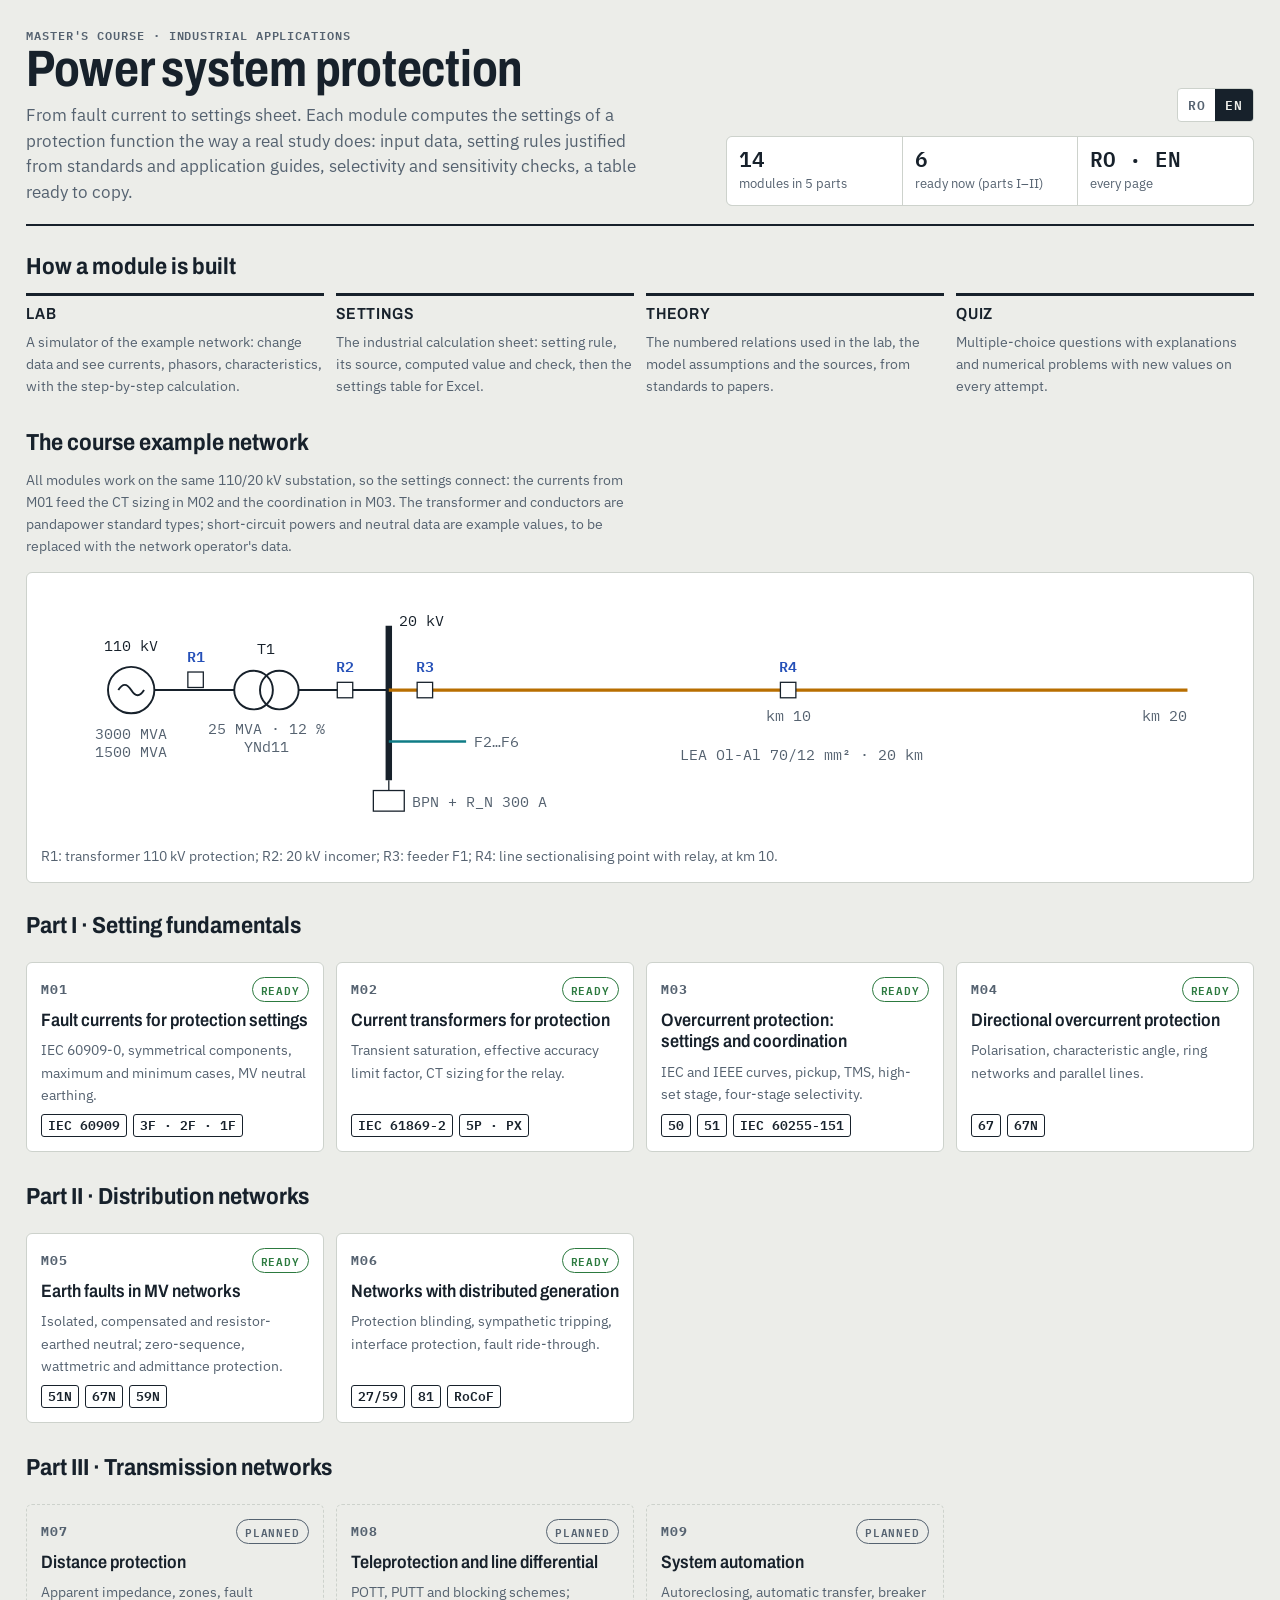
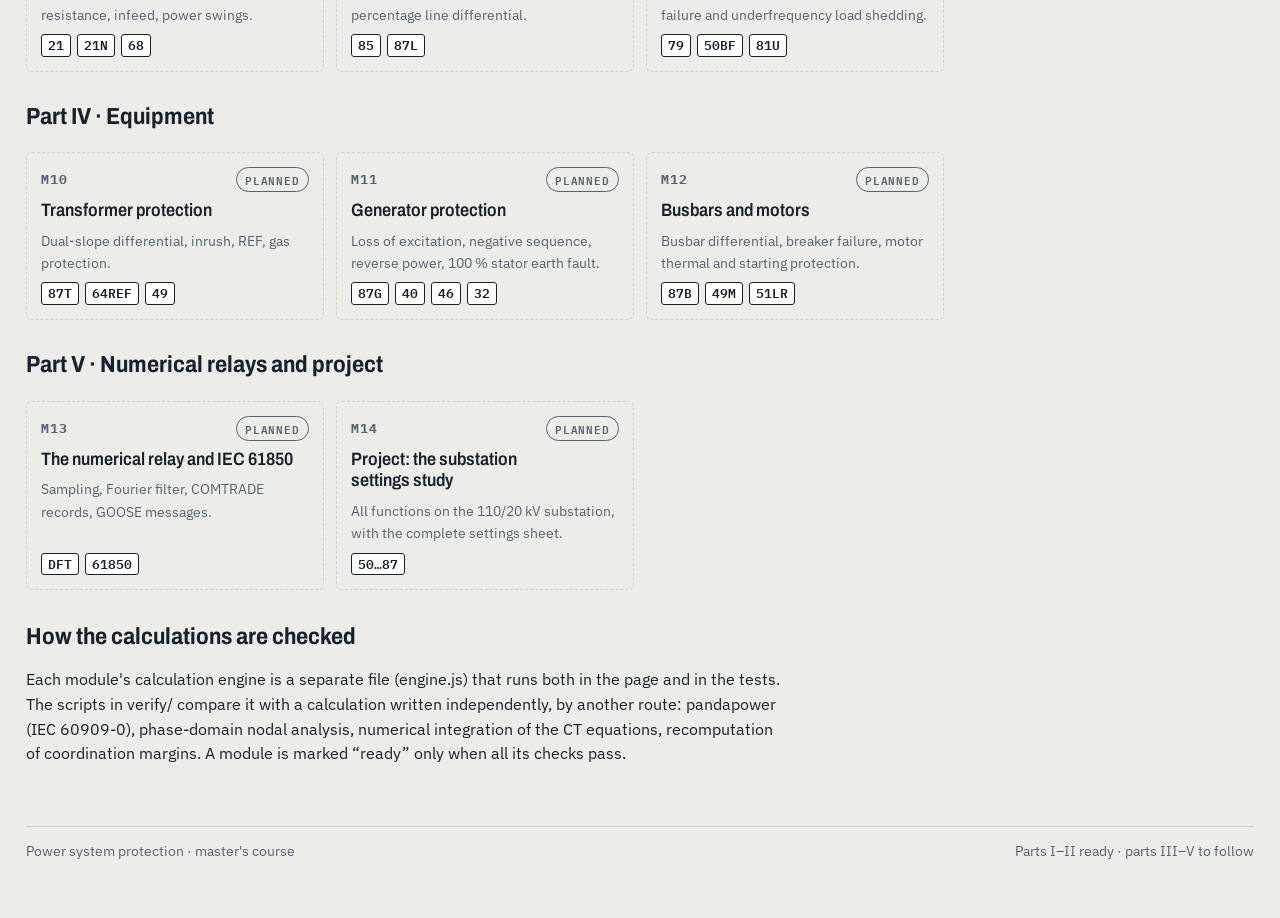
<file: site/index.html>
<!doctype html>
<html lang="ro" data-lang="ro">
<head>
<meta charset="utf-8">
<meta name="viewport" content="width=device-width,initial-scale=1,viewport-fit=cover">
<meta name="claude:viewport-fit-sides" content="cover">
<title>Protecții în rețelele electrice</title>
<link rel="preconnect" href="https://fonts.googleapis.com">
<link rel="preconnect" href="https://fonts.gstatic.com" crossorigin>
<link rel="stylesheet" href="https://fonts.googleapis.com/css2?family=Archivo:wdth,wght@62..125,500..800&family=IBM+Plex+Mono:wght@400;600&family=IBM+Plex+Sans:ital,wght@0,400;0,600;1,400&display=swap">
<link rel="stylesheet" href="assets/course.css">
<style>
.hero{display:grid;grid-template-columns:minmax(0,1.25fr) minmax(0,1fr);gap:24px 40px;align-items:end;padding-block:28px 18px;border-bottom:2px solid var(--ink)}
@media (max-width:860px){.hero{grid-template-columns:minmax(0,1fr)}}
.hero h1{font-size:clamp(2rem,1.4rem + 2.6vw,3.2rem);font-stretch:80%;letter-spacing:-.005em}
.hero .lede{font-size:1.04rem;max-width:62ch}
.hero-tools{display:flex;justify-content:flex-end;align-items:flex-start;gap:10px;flex-wrap:wrap}
@media (max-width:860px){.hero-tools{justify-content:flex-start}}
.facts{display:grid;grid-template-columns:repeat(3,minmax(0,1fr));gap:1px;background:var(--line);border:1px solid var(--line);border-radius:6px;overflow:hidden;margin-top:14px}
.facts>div{background:var(--surface);padding:10px 12px;min-width:0}
.facts b{display:block;font:600 1.3rem/1.1 var(--f-mono)}
.facts span{font-size:.82rem;color:var(--muted)}
.part{padding-block:26px 6px}
.part-hd{display:flex;flex-wrap:wrap;align-items:baseline;gap:6px 14px;margin-bottom:12px}
.part-hd .label{color:var(--accent)}
.mods{display:grid;grid-template-columns:repeat(auto-fill,minmax(270px,1fr));gap:12px}
.mod-card{display:flex;flex-direction:column;gap:8px;background:var(--surface);border:1px solid var(--line);border-radius:6px;padding:14px;text-decoration:none;color:inherit;min-width:0;position:relative}
a.mod-card:hover{border-color:var(--accent)}
.mod-card .top{display:flex;justify-content:space-between;align-items:center;gap:8px}
.mod-card .no{font:700 .82rem var(--f-mono);letter-spacing:.06em;color:var(--muted)}
.mod-card h3{font-size:1.12rem;margin:0}
.mod-card p{margin:0;font-size:.9rem;color:var(--muted)}
.mod-card .ansi{margin-top:auto}
.state{font:600 .7rem var(--f-mono);letter-spacing:.08em;text-transform:uppercase;padding:2px 8px;border-radius:99px;border:1.5px solid currentColor}
.state.ready{color:var(--ok)}
.state.plan{color:var(--muted)}
.mod-card.plan{background:transparent;border-style:dashed}
.how{display:grid;grid-template-columns:repeat(4,minmax(0,1fr));gap:12px;margin-top:12px}
@media (max-width:900px){.how{grid-template-columns:repeat(2,minmax(0,1fr))}}
@media (max-width:480px){.how{grid-template-columns:minmax(0,1fr)}}
.how>div{border-top:3px solid var(--ink);padding-top:8px;min-width:0}
.how h3{font-size:1rem;text-transform:uppercase;letter-spacing:.05em}
.how p{margin:4px 0 0;font-size:.9rem;color:var(--muted)}
.block{padding-block:28px 4px}
.net{background:var(--surface);border:1px solid var(--line);border-radius:6px;padding:14px;margin-top:12px}
</style>
</head>
<body>
<div class="wrap">
<header class="hero">
  <div>
    <div class="label"><span lang="ro">Curs de master · aplicații industriale</span><span lang="en">Master's course · industrial applications</span></div>
    <h1><span lang="ro">Protecții în rețelele electrice</span><span lang="en">Power system protection</span></h1>
    <p class="lede"><span lang="ro">De la curentul de defect la fișa de reglaje. Fiecare modul calculează reglajele unei funcții de protecție așa cum se face într-un studiu real: date de intrare, reguli de reglaj justificate din standarde și ghiduri de aplicație, verificări de selectivitate și sensibilitate, tabel gata de copiat.</span><span lang="en">From fault current to settings sheet. Each module computes the settings of a protection function the way a real study does: input data, setting rules justified from standards and application guides, selectivity and sensitivity checks, a table ready to copy.</span></p>
  </div>
  <div>
    <div class="hero-tools"><div class="seg" role="group" aria-label="Limba / Language"><button data-langbtn="ro">RO</button><button data-langbtn="en">EN</button></div></div>
    <div class="facts">
      <div><b>14</b><span><span lang="ro">module în 5 părți</span><span lang="en">modules in 5 parts</span></span></div>
      <div><b>6</b><span><span lang="ro">gata acum (părțile I–II)</span><span lang="en">ready now (parts I–II)</span></span></div>
      <div><b>RO · EN</b><span><span lang="ro">fiecare pagină</span><span lang="en">every page</span></span></div>
    </div>
  </div>
</header>

<section class="block">
  <h2><span lang="ro">Cum e construit un modul</span><span lang="en">How a module is built</span></h2>
  <div class="how">
    <div><h3><span lang="ro">Laborator</span><span lang="en">Lab</span></h3><p><span lang="ro">Un simulator al rețelei-exemplu: schimbi date și vezi curenți, fazori, caracteristici, cu calculul pas cu pas.</span><span lang="en">A simulator of the example network: change data and see currents, phasors, characteristics, with the step-by-step calculation.</span></p></div>
    <div><h3><span lang="ro">Reglaje</span><span lang="en">Settings</span></h3><p><span lang="ro">Fișa de calcul industrială: regula de reglaj, sursa ei, valoarea calculată și verificarea, apoi tabelul de reglaje pentru Excel.</span><span lang="en">The industrial calculation sheet: setting rule, its source, computed value and check, then the settings table for Excel.</span></p></div>
    <div><h3><span lang="ro">Teorie</span><span lang="en">Theory</span></h3><p><span lang="ro">Relațiile numerotate folosite în laborator, ipotezele modelului și sursele, de la standarde la articole.</span><span lang="en">The numbered relations used in the lab, the model assumptions and the sources, from standards to papers.</span></p></div>
    <div><h3><span lang="ro">Test</span><span lang="en">Quiz</span></h3><p><span lang="ro">Grile cu explicații și probleme numerice cu alte valori la fiecare încercare.</span><span lang="en">Multiple-choice questions with explanations and numerical problems with new values on every attempt.</span></p></div>
  </div>
</section>

<section class="block">
  <h2><span lang="ro">Rețeaua-exemplu a cursului</span><span lang="en">The course example network</span></h2>
  <p class="note" style="max-width:76ch"><span lang="ro">Toate modulele lucrează pe aceeași stație 110/20 kV, ca reglajele să se lege între ele: curenții din M01 intră în dimensionarea TC din M02 și în coordonarea din M03. Transformatorul și conductoarele sunt tipuri standard din biblioteca pandapower; puterile de scurtcircuit și datele neutrului sunt valori de exemplu, pe care le înlocuiești cu cele ale operatorului de rețea.</span><span lang="en">All modules work on the same 110/20 kV substation, so the settings connect: the currents from M01 feed the CT sizing in M02 and the coordination in M03. The transformer and conductors are pandapower standard types; short-circuit powers and neutral data are example values, to be replaced with the network operator's data.</span></p>
  <div class="net scroll"><svg viewBox="0 0 930 190" width="100%" style="min-width:680px" role="img" aria-label="Rețeaua-exemplu">
    <g font-family="IBM Plex Mono, monospace" font-size="12" transform="translate(30,0)">
      <circle cx="40" cy="80" r="18" fill="var(--surface)" stroke="var(--ink)" stroke-width="1.5"/><path d="M30 80 q5 -8 10 0 t10 0" fill="none" stroke="var(--ink)" stroke-width="1.5"/>
      <text x="40" y="50" text-anchor="middle" fill="var(--ink)">110 kV</text><text x="40" y="118" text-anchor="middle" fill="var(--muted)">3000 MVA</text><text x="40" y="132" text-anchor="middle" fill="var(--muted)">1500 MVA</text>
      <line x1="58" y1="80" x2="120" y2="80" stroke="var(--ink)" stroke-width="1.5"/>
      <rect x="84" y="66" width="12" height="12" fill="var(--surface)" stroke="var(--ink)"/><text x="90" y="58" text-anchor="middle" fill="var(--accent)" font-weight="600">R1</text>
      <circle cx="135" cy="80" r="15" fill="none" stroke="var(--ink)" stroke-width="1.5"/><circle cx="155" cy="80" r="15" fill="none" stroke="var(--ink)" stroke-width="1.5"/>
      <text x="145" y="52" text-anchor="middle" fill="var(--ink)">T1</text><text x="145" y="114" text-anchor="middle" fill="var(--muted)">25 MVA · 12 %</text><text x="145" y="128" text-anchor="middle" fill="var(--muted)">YNd11</text>
      <line x1="170" y1="80" x2="240" y2="80" stroke="var(--ink)" stroke-width="1.5"/>
      <rect x="200" y="74" width="12" height="12" fill="var(--surface)" stroke="var(--ink)"/><text x="206" y="66" text-anchor="middle" fill="var(--accent)" font-weight="600">R2</text>
      <line x1="240" y1="30" x2="240" y2="150" stroke="var(--ink)" stroke-width="5"/><text x="248" y="30" fill="var(--ink)">20 kV</text>
      <line x1="240" y1="150" x2="240" y2="158" stroke="var(--ink)"/><rect x="228" y="158" width="24" height="16" fill="var(--surface)" stroke="var(--ink)"/><text x="258" y="171" fill="var(--muted)">BPN + R_N 300 A</text>
      <line x1="240" y1="80" x2="860" y2="80" stroke="var(--c3)" stroke-width="2.5"/>
      <rect x="262" y="74" width="12" height="12" fill="var(--surface)" stroke="var(--ink)"/><text x="268" y="66" text-anchor="middle" fill="var(--accent)" font-weight="600">R3</text>
      <rect x="544" y="74" width="12" height="12" fill="var(--surface)" stroke="var(--ink)"/><text x="550" y="66" text-anchor="middle" fill="var(--accent)" font-weight="600">R4</text>
      <text x="550" y="104" text-anchor="middle" fill="var(--muted)">km 10</text>
      <text x="860" y="104" text-anchor="end" fill="var(--muted)">km 20</text>
      <text x="560" y="134" text-anchor="middle" fill="var(--muted)">LEA Ol-Al 70/12 mm² · 20 km</text>
      <line x1="240" y1="120" x2="300" y2="120" stroke="var(--c6)" stroke-width="2"/><text x="306" y="124" fill="var(--muted)">F2…F6</text>
    </g>
  </svg>
  <p class="note" style="margin:8px 0 0"><span lang="ro">R1: protecția de pe 110 kV a transformatorului; R2: celula de sosire 20 kV; R3: plecarea F1; R4: punct de secționare cu releu pe linie, la km 10.</span><span lang="en">R1: transformer 110 kV protection; R2: 20 kV incomer; R3: feeder F1; R4: line sectionalising point with relay, at km 10.</span></p>
  </div>
</section>

<div id="parts"></div>

<section class="block">
  <h2><span lang="ro">Cum sunt verificate calculele</span><span lang="en">How the calculations are checked</span></h2>
  <p style="max-width:76ch"><span lang="ro">Motorul de calcul al fiecărui modul e un fișier separat (engine.js), care rulează și în pagină, și în teste. Scripturile din verify/ îl compară cu un calcul scris independent, pe altă cale: pandapower (IEC 60909-0), analiză nodală în coordonate de fază, integrarea numerică a ecuațiilor TC, recalcularea timpilor de coordonare. Un modul e marcat „gata” doar când toate verificările lui trec.</span><span lang="en">Each module's calculation engine is a separate file (engine.js) that runs both in the page and in the tests. The scripts in verify/ compare it with a calculation written independently, by another route: pandapower (IEC 60909-0), phase-domain nodal analysis, numerical integration of the CT equations, recomputation of coordination margins. A module is marked “ready” only when all its checks pass.</span></p>
</section>

<footer class="mod"><span><span lang="ro">Protecții în rețelele electrice · curs de master</span><span lang="en">Power system protection · master's course</span></span><span><span lang="ro">Părțile I–II gata · părțile III–V urmează</span><span lang="en">Parts I–II ready · parts III–V to follow</span></span></footer>
</div>

<script src="assets/course.js"></script>
<script>
(function () {
  const PR = window.PR;
  const PARTS = [
    { ro: "Partea I · Bazele reglajelor", en: "Part I · Setting fundamentals", mods: [
      ["M01", "m01/index.html", true, { ro: "Curenții de defect pentru reglaje", en: "Fault currents for protection settings" }, { ro: "IEC 60909-0, componente simetrice, regim maxim și minim, tratarea neutrului MT.", en: "IEC 60909-0, symmetrical components, maximum and minimum cases, MV neutral earthing." }, ["IEC 60909", "3F · 2F · 1F"]],
      ["M02", "m02/index.html", true, { ro: "Transformatoare de curent pentru protecții", en: "Current transformers for protection" }, { ro: "Saturația în regim tranzitoriu, factorul limită de precizie real, dimensionarea TC pentru releu.", en: "Transient saturation, effective accuracy limit factor, CT sizing for the relay." }, ["IEC 61869-2", "5P · PX"]],
      ["M03", "m03/index.html", true, { ro: "Protecția maximală de curent: reglaje și coordonare", en: "Overcurrent protection: settings and coordination" }, { ro: "Curbe IEC și IEEE, curent de pornire, TMS, treapta rapidă, selectivitate pe patru trepte.", en: "IEC and IEEE curves, pickup, TMS, high-set stage, four-stage selectivity." }, ["50", "51", "IEC 60255-151"]],
      ["M04", "m04/index.html", true, { ro: "Protecția maximală direcțională", en: "Directional overcurrent protection" }, { ro: "Polarizare, unghiul caracteristic, rețele buclate și linii paralele.", en: "Polarisation, characteristic angle, ring networks and parallel lines." }, ["67", "67N"]],
    ] },
    { ro: "Partea II · Rețele de distribuție", en: "Part II · Distribution networks", mods: [
      ["M05", "m05/index.html", true, { ro: "Punerea la pământ în rețelele MT", en: "Earth faults in MV networks" }, { ro: "Neutru izolat, compensat, prin rezistor; protecții homopolare, wattmetrice și de admitanță.", en: "Isolated, compensated and resistor-earthed neutral; zero-sequence, wattmetric and admittance protection." }, ["51N", "67N", "59N"]],
      ["M06", "m06/index.html", true, { ro: "Rețele cu generare distribuită", en: "Networks with distributed generation" }, { ro: "Orbirea protecției, declanșări simpatice, protecția de interfață, trecerea prin gol de tensiune.", en: "Protection blinding, sympathetic tripping, interface protection, fault ride-through." }, ["27/59", "81", "RoCoF"]],
    ] },
    { ro: "Partea III · Rețele de transport", en: "Part III · Transmission networks", mods: [
      ["M07", "", false, { ro: "Protecția de distanță", en: "Distance protection" }, { ro: "Impedanța văzută, zone, rezistența de defect, alimentarea intermediară, pendulații.", en: "Apparent impedance, zones, fault resistance, infeed, power swings." }, ["21", "21N", "68"]],
      ["M08", "", false, { ro: "Teleprotecție și diferențiala de linie", en: "Teleprotection and line differential" }, { ro: "Scheme POTT, PUTT, cu blocare; diferențiala procentuală de linie.", en: "POTT, PUTT and blocking schemes; percentage line differential." }, ["85", "87L"]],
      ["M09", "", false, { ro: "Automatizări de sistem", en: "System automation" }, { ro: "RAR, AAR, DRRI și descărcarea automată la scăderea frecvenței.", en: "Autoreclosing, automatic transfer, breaker failure and underfrequency load shedding." }, ["79", "50BF", "81U"]],
    ] },
    { ro: "Partea IV · Echipamente", en: "Part IV · Equipment", mods: [
      ["M10", "", false, { ro: "Protecția transformatoarelor", en: "Transformer protection" }, { ro: "Diferențiala cu pantă dublă, curentul de magnetizare, REF, protecția de gaze.", en: "Dual-slope differential, inrush, REF, gas protection." }, ["87T", "64REF", "49"]],
      ["M11", "", false, { ro: "Protecția generatoarelor", en: "Generator protection" }, { ro: "Pierderea excitației, secvența inversă, puterea inversă, statorul 100 %.", en: "Loss of excitation, negative sequence, reverse power, 100 % stator earth fault." }, ["87G", "40", "46", "32"]],
      ["M12", "", false, { ro: "Bare și motoare", en: "Busbars and motors" }, { ro: "Diferențiala de bare, DRRI, protecția termică și la pornire a motoarelor.", en: "Busbar differential, breaker failure, motor thermal and starting protection." }, ["87B", "49M", "51LR"]],
    ] },
    { ro: "Partea V · Relee numerice și proiect", en: "Part V · Numerical relays and project", mods: [
      ["M13", "", false, { ro: "Releul numeric și IEC 61850", en: "The numerical relay and IEC 61850" }, { ro: "Eșantionare, filtrul Fourier, înregistrări COMTRADE, mesaje GOOSE.", en: "Sampling, Fourier filter, COMTRADE records, GOOSE messages." }, ["DFT", "61850"]],
      ["M14", "", false, { ro: "Proiect: studiul de reglaje al stației", en: "Project: the substation settings study" }, { ro: "Toate funcțiile pe stația 110/20 kV, cu fișa de reglaje completă.", en: "All functions on the 110/20 kV substation, with the complete settings sheet." }, ["50…87"]],
    ] },
  ];
  const host = document.getElementById("parts");
  host.innerHTML = PARTS.map((p) => `<section class="part"><div class="part-hd"><h2>${PR.bi(p)}</h2></div><div class="mods">${p.mods.map(([no, href, ready, title, desc, ansi]) => {
    const tag = ready ? "a" : "div";
    return `<${tag} class="mod-card ${ready ? "" : "plan"}" ${ready ? `href="${href}"` : ""}><div class="top"><span class="no">${no}</span><span class="state ${ready ? "ready" : "plan"}">${ready ? PR.bi("gata", "ready") : PR.bi("urmează", "planned")}</span></div><h3>${PR.bi(title)}</h3><p>${PR.bi(desc)}</p><div class="ansi">${ansi.map((a) => `<span>${a}</span>`).join("")}</div></${tag}>`;
  }).join("")}</div></section>`).join("");
})();
</script>
</body>
</html>
</file>
<file: site/assets/course.css>
/* Protecții în rețelele electrice — stiluri comune
   Layout: relay-panel bench — header with module id + ANSI function badges + RO/EN switch,
   tab strip (Laborator · Reglaje · Teorie · Test); lab = control rail left, results bench right. */
:root{
  --bg:#ECEDE9;        /* panel grey, slight warm bias (relay panels are RAL 7035) */
  --surface:#FFFFFF;
  --sunk:#E2E4DF;
  --ink:#17212B;
  --muted:#556270;
  --line:#CDD2CC;
  --accent:#2550B8;    /* signal cobalt */
  --accent-ink:#FFFFFF;
  --accent-soft:#E3E9F8;
  --trip:#C0352B;  --trip-bg:#F7E3E0;   /* TRIP LED */
  --start:#B86E00; --start-bg:#FBEBD2;  /* START / pickup LED */
  --ok:#2C7A3F;    --ok-bg:#E1F0E4;     /* READY LED */
  /* conductor colours after IEC 60445: L1 brown, L2 black, L3 grey */
  --L1:#9A5427; --L2:#17212B; --L3:#6F7F92;
  /* sequence components */
  --seq1:#2550B8; --seq2:#8A3FA8; --seq0:#4C7A1E;
  --c1:#2550B8; --c2:#C0352B; --c3:#B86E00; --c4:#2C7A3F; --c5:#8A3FA8; --c6:#0F7C86;
  --f-display:"Archivo","Arial Narrow",system-ui,sans-serif;
  --f-body:"IBM Plex Sans",system-ui,-apple-system,"Segoe UI",sans-serif;
  --f-mono:"IBM Plex Mono",ui-monospace,Consolas,monospace;
}
@media (prefers-color-scheme: dark){:root:not([data-theme="light"]){
  --bg:#11161B; --surface:#192028; --sunk:#202933; --ink:#E4E9EE; --muted:#9AA7B4; --line:#2E3946;
  --accent:#8EA9FF; --accent-ink:#0B1530; --accent-soft:#1E2A4A;
  --trip:#F27A6E; --trip-bg:#3B1D1A; --start:#F0AD45; --start-bg:#3A2A10; --ok:#6CCB86; --ok-bg:#16301E;
  --L1:#D08A57; --L2:#E4E9EE; --L3:#8FA3BA;
  --seq1:#8EA9FF; --seq2:#D18BEA; --seq0:#9BCB63;
  --c1:#8EA9FF; --c2:#F27A6E; --c3:#F0AD45; --c4:#6CCB86; --c5:#D18BEA; --c6:#4FC7D1;
  color-scheme:dark}}
:root[data-theme="dark"]{
  --bg:#11161B; --surface:#192028; --sunk:#202933; --ink:#E4E9EE; --muted:#9AA7B4; --line:#2E3946;
  --accent:#8EA9FF; --accent-ink:#0B1530; --accent-soft:#1E2A4A;
  --trip:#F27A6E; --trip-bg:#3B1D1A; --start:#F0AD45; --start-bg:#3A2A10; --ok:#6CCB86; --ok-bg:#16301E;
  --L1:#D08A57; --L2:#E4E9EE; --L3:#8FA3BA;
  --seq1:#8EA9FF; --seq2:#D18BEA; --seq0:#9BCB63;
  --c1:#8EA9FF; --c2:#F27A6E; --c3:#F0AD45; --c4:#6CCB86; --c5:#D18BEA; --c6:#4FC7D1;
  color-scheme:dark}

/* language switch: everything is written twice, the inactive language is hidden */
html[data-lang="ro"] body [lang="en"], html[data-lang="en"] body [lang="ro"]{display:none!important}

*{box-sizing:border-box}
[hidden]{display:none!important}
html{-webkit-text-size-adjust:100%}
body{margin:0;background:var(--bg);color:var(--ink);font:16px/1.55 var(--f-body)}
a{color:var(--accent)}
.wrap{max-width:1260px;margin:0 auto;padding-left:max(16px,env(safe-area-inset-left,0px));padding-right:max(16px,env(safe-area-inset-right,0px));padding-block:0 56px}
.mono{font-family:var(--f-mono);font-variant-numeric:tabular-nums}
.label{font:600 .72rem/1.3 var(--f-mono);letter-spacing:.08em;text-transform:uppercase;color:var(--muted)}
.note{font-size:.88rem;color:var(--muted)}
h1,h2,h3{font-family:var(--f-display);font-stretch:87.5%;text-wrap:balance;margin:0}
h1{font-weight:700;font-size:clamp(1.6rem,1.2rem + 1.6vw,2.3rem);line-height:1.05;letter-spacing:.005em}
h2{font-weight:700;font-size:1.45rem;line-height:1.15;margin-bottom:10px}
h3{font-weight:600;font-size:1.1rem;line-height:1.2;margin-bottom:8px}
button,input,select{font:inherit;color:inherit}
button:focus-visible,input:focus-visible,select:focus-visible,summary:focus-visible,a:focus-visible{outline:2px solid var(--accent);outline-offset:2px}

/* ---------- header ---------- */
header.mod{display:grid;grid-template-columns:minmax(0,1fr) auto;gap:14px 24px;align-items:end;padding-block:22px 14px;border-bottom:2px solid var(--ink)}
@media (max-width:760px){header.mod{grid-template-columns:minmax(0,1fr)}}
.crumbs{display:flex;flex-wrap:wrap;gap:6px 12px;align-items:center;margin-bottom:6px}
.crumbs a{font:600 .78rem var(--f-mono);letter-spacing:.06em;text-transform:uppercase;text-decoration:none;color:var(--muted)}
.crumbs a:hover{color:var(--accent)}
.modno{font:700 .8rem var(--f-mono);letter-spacing:.08em;color:var(--accent)}
.lede{margin:6px 0 0;color:var(--muted);max-width:70ch;font-size:.97rem}
.ansi{display:flex;flex-wrap:wrap;gap:6px;margin-top:10px}
.ansi span{font:600 .8rem/1 var(--f-mono);border:1.5px solid var(--ink);border-radius:3px;padding:4px 6px;background:var(--surface)}
.ansi span small{font:400 .72rem var(--f-body);color:var(--muted);margin-left:4px}
.hdr-tools{display:flex;flex-direction:column;align-items:flex-end;gap:10px}
@media (max-width:760px){.hdr-tools{align-items:flex-start}}
.seg{display:inline-flex;border:1px solid var(--line);border-radius:4px;overflow:hidden;background:var(--surface)}
.seg button{border:0;background:transparent;padding:5px 10px;font:600 .8rem var(--f-mono);letter-spacing:.06em;cursor:pointer;color:var(--muted)}
.seg button[aria-pressed="true"]{background:var(--ink);color:var(--bg)}
nav.tabs{display:flex;gap:4px;flex-wrap:wrap}
nav.tabs button{font:600 .95rem var(--f-display);font-stretch:87.5%;letter-spacing:.05em;text-transform:uppercase;border:1px solid var(--line);background:var(--surface);color:var(--ink);padding:8px 14px;border-radius:4px;cursor:pointer}
nav.tabs button[aria-selected="true"]{background:var(--ink);color:var(--bg);border-color:var(--ink)}
section.tab{padding-top:24px}

/* ---------- lab bench ---------- */
.lab{display:grid;grid-template-columns:330px minmax(0,1fr);gap:24px;align-items:start}
@media (max-width:920px){.lab{grid-template-columns:minmax(0,1fr)}}
.rail{display:flex;flex-direction:column;gap:14px;min-width:0}
.bench{display:flex;flex-direction:column;gap:18px;min-width:0}
.panel,.figure{background:var(--surface);border:1px solid var(--line);border-radius:6px;padding:14px;min-width:0}
.figure>.label{margin-bottom:8px}
.presets{display:flex;flex-wrap:wrap;gap:6px}
.btn{font:600 .86rem var(--f-body);border:1px solid var(--line);background:var(--sunk);color:var(--ink);padding:6px 10px;border-radius:4px;cursor:pointer;text-align:left;line-height:1.3}
.btn:hover{border-color:var(--accent)}
.btn.primary{background:var(--accent);color:var(--accent-ink);border-color:var(--accent)}
.btn[aria-pressed="true"]{background:var(--accent-soft);border-color:var(--accent)}
.knob{display:grid;grid-template-columns:minmax(0,1fr) 96px;gap:2px 10px;align-items:center;padding-block:6px;border-top:1px dashed var(--line)}
.knob:first-child{border-top:0}
.knob label{font-size:.9rem;line-height:1.25}
.knob label small{color:var(--muted);display:block;font-size:.76rem;font-family:var(--f-mono)}
.knob input[type=number],.knob select{width:100%;font:500 .9rem var(--f-mono);padding:4px 6px;border:1px solid var(--line);border-radius:3px;background:var(--bg);color:var(--ink);text-align:right}
.knob select{text-align:left;font-family:var(--f-body)}
.knob.wide{grid-template-columns:minmax(0,1fr)}
.knob.wide select{width:100%}
.knob input[type=range]{grid-column:1/-1;width:100%;accent-color:var(--accent)}
.knob.check{grid-template-columns:minmax(0,1fr) auto}
details.grp{border-top:1px solid var(--line)}
details.grp:first-child{border-top:0}
details.grp summary{cursor:pointer;padding:8px 0;font:600 1rem var(--f-display);font-stretch:87.5%;letter-spacing:.02em;display:flex;align-items:center;gap:8px;list-style:none}
details.grp summary::-webkit-details-marker{display:none}
details.grp summary::before{content:"▸";color:var(--muted);transition:transform .15s}
details.grp[open] summary::before{transform:rotate(90deg)}
.swatch{width:10px;height:10px;border-radius:2px;display:inline-block;flex:none}

/* KPI strip */
.kpis{display:grid;grid-template-columns:repeat(4,minmax(0,1fr));gap:1px;background:var(--line);border:1px solid var(--line);border-radius:6px;overflow:hidden}
.kpis.k3{grid-template-columns:repeat(3,minmax(0,1fr))}
@media (max-width:640px){.kpis,.kpis.k3{grid-template-columns:repeat(2,minmax(0,1fr))}}
.kpis>div{background:var(--surface);padding:11px 13px;min-width:0}
.kpis .v{font:600 1.45rem/1.15 var(--f-mono);font-variant-numeric:tabular-nums;margin-top:4px;overflow-wrap:anywhere}
.kpis .v small{font-size:.78rem;color:var(--muted);font-weight:400}

/* relay-style status bar: LED + verdict */
.status{display:flex;flex-wrap:wrap;align-items:center;gap:8px 12px;padding:10px 14px;border-radius:6px;font-weight:600;border:1px solid transparent}
.status.ok{background:var(--ok-bg);color:var(--ok);border-color:color-mix(in srgb,var(--ok) 35%,transparent)}
.status.bad{background:var(--trip-bg);color:var(--trip);border-color:color-mix(in srgb,var(--trip) 35%,transparent)}
.status.warn{background:var(--start-bg);color:var(--start);border-color:color-mix(in srgb,var(--start) 35%,transparent)}
.status .led{width:12px;height:12px;border-radius:50%;background:currentColor;box-shadow:0 0 0 3px color-mix(in srgb,currentColor 25%,transparent);flex:none}
.status .pill{font:600 .74rem var(--f-mono);letter-spacing:.08em;border:1.5px solid currentColor;padding:2px 8px;border-radius:99px}
.status .msg{color:var(--ink);font-weight:400;flex:1 1 260px;min-width:0}

/* tables */
.scroll{overflow-x:auto;-webkit-overflow-scrolling:touch}
table.data{border-collapse:collapse;width:100%;font-size:.9rem}
table.data th,table.data td{padding:6px 8px;border-bottom:1px solid var(--line);text-align:left;vertical-align:top}
table.data th{font:600 .74rem var(--f-mono);letter-spacing:.06em;text-transform:uppercase;color:var(--muted);white-space:nowrap}
table.data td.n,table.data th.n{text-align:right;font-family:var(--f-mono);font-variant-numeric:tabular-nums;white-space:nowrap}
table.data td.eq{font-family:var(--f-mono);color:var(--muted);font-size:.8rem;white-space:nowrap}
table.data tr.head td{background:var(--sunk);font:600 1rem var(--f-display);font-stretch:87.5%;letter-spacing:.02em;border-bottom:0;padding-top:9px}
table.data tr.res td{font-weight:600}
table.data td .ok{color:var(--ok);font-weight:600}
table.data td .bad{color:var(--trip);font-weight:600}
table.data td .warn{color:var(--start);font-weight:600}
.tools{display:flex;flex-wrap:wrap;gap:8px;align-items:center;justify-content:space-between;margin-bottom:8px}
.copied{font:600 .78rem var(--f-mono);color:var(--ok)}

/* settings sheet (Reglaje) */
.sheet{background:var(--surface);border:1px solid var(--line);border-radius:6px;padding:16px;min-width:0}
.sheet-hd{display:flex;flex-wrap:wrap;justify-content:space-between;gap:8px 20px;align-items:baseline;border-bottom:2px solid var(--ink);padding-bottom:8px;margin-bottom:12px}
.steps{counter-reset:st;display:flex;flex-direction:column;gap:14px}
.step{display:grid;grid-template-columns:34px minmax(0,1fr);gap:4px 12px}
.step::before{counter-increment:st;content:counter(st);font:700 .9rem/26px var(--f-mono);width:26px;height:26px;text-align:center;border-radius:50%;background:var(--ink);color:var(--bg)}
.step>div{min-width:0}
.step h3{margin:2px 0 4px}
.step p{margin:4px 0;max-width:72ch}
.rule{font-size:.86rem;color:var(--muted);border-left:3px solid var(--line);padding-left:10px;margin:6px 0}
.calc{font-family:var(--f-mono);font-size:.86rem;background:var(--sunk);border-radius:4px;padding:8px 10px;overflow-x:auto;white-space:pre-wrap;word-break:break-word}

/* theory */
.theory{display:grid;grid-template-columns:220px minmax(0,1fr);gap:32px;align-items:start}
@media (max-width:860px){.theory{grid-template-columns:minmax(0,1fr)}.toc{display:none!important}}
.toc{position:sticky;top:calc(env(safe-area-inset-top,0px) + 12px);display:flex;flex-direction:column;gap:3px;font-size:.9rem}
.toc a{color:var(--muted);text-decoration:none;padding:3px 0 3px 10px;border-left:2px solid var(--line)}
.toc a:hover{color:var(--ink);border-color:var(--accent)}
article{max-width:76ch;min-width:0}
article>section{padding-bottom:22px;margin-bottom:22px;border-bottom:1px solid var(--line)}
article>section:last-child{border-bottom:0}
article p,article li{max-width:70ch}
.eqn{background:var(--surface);border:1px solid var(--line);border-left:3px solid var(--accent);border-radius:4px;padding:10px 14px;margin:10px 0;overflow-x:auto;display:flex;justify-content:space-between;gap:16px;align-items:center}
.eqn .no{font:500 .8rem var(--f-mono);color:var(--muted);flex:none}
.eqn math{font-size:1.12em}
.callout{background:var(--accent-soft);border-radius:6px;padding:10px 14px;margin:10px 0}
.callout.ind{background:var(--start-bg)}
.callout b.k{font:600 .74rem var(--f-mono);letter-spacing:.08em;text-transform:uppercase;display:block;margin-bottom:2px}
.cite{font-size:.84rem;color:var(--muted)}
ol.refs{font-size:.88rem;padding-left:22px}
ol.refs li{margin-bottom:6px}
.cards{display:grid;grid-template-columns:repeat(2,minmax(0,1fr));gap:12px}
@media (max-width:640px){.cards{grid-template-columns:minmax(0,1fr)}}
.card{background:var(--surface);border:1px solid var(--line);border-radius:6px;padding:12px 14px;min-width:0}
.card p{margin:4px 0;font-size:.94rem}

/* quiz */
.quiz{max-width:820px;display:flex;flex-direction:column;gap:14px}
.q{background:var(--surface);border:1px solid var(--line);border-radius:6px;padding:14px 16px}
.q .qt{font-weight:600;margin-bottom:8px}
.opts{display:flex;flex-direction:column;gap:6px}
.opt{text-align:left;font:400 .95rem var(--f-body);background:var(--bg);color:var(--ink);border:1px solid var(--line);border-radius:4px;padding:8px 10px;cursor:pointer}
.opt:hover:not(:disabled){border-color:var(--accent)}
.opt.right{border-color:var(--ok);background:var(--ok-bg)}
.opt.wrong{border-color:var(--trip);background:var(--trip-bg)}
.opt:disabled{cursor:default}
.expl{margin-top:8px;font-size:.92rem;color:var(--muted)}
.score{display:flex;justify-content:space-between;align-items:center;gap:12px;flex-wrap:wrap}
.num-row{display:flex;gap:8px;flex-wrap:wrap;align-items:center}
.num-row input{font:500 1rem var(--f-mono);padding:6px 8px;border:1px solid var(--line);border-radius:4px;background:var(--bg);color:var(--ink);width:150px}

/* svg */
svg text{font-family:var(--f-mono)}
svg .ax{stroke:var(--ink);stroke-width:1}
svg .grid{stroke:var(--line);stroke-width:1}
svg .minor{stroke:var(--line);stroke-width:.6;stroke-dasharray:2 3}
svg .tick{fill:var(--muted);font-size:11px}
svg .lbl{fill:var(--ink);font-size:12px}

footer.mod{margin-top:40px;padding-top:14px;border-top:1px solid var(--line);font-size:.85rem;color:var(--muted);display:flex;flex-wrap:wrap;gap:8px 24px;justify-content:space-between}
@media (prefers-reduced-motion:reduce){*{transition:none!important;animation:none!important}}
.status.info{background:var(--accent-soft);color:var(--accent);border-color:color-mix(in srgb,var(--accent) 30%,transparent)}
</file>
